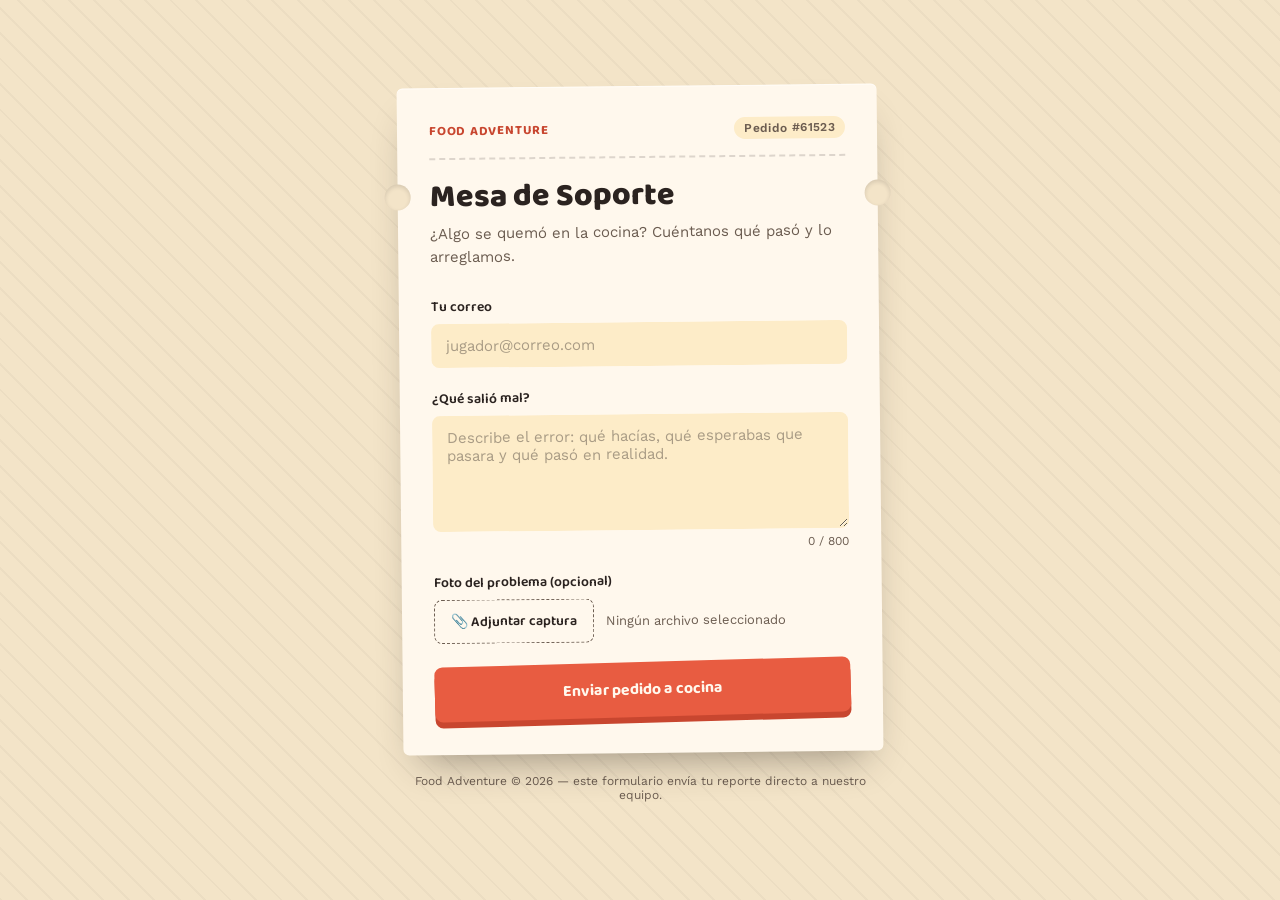
<file: index.html>
<!DOCTYPE html>
<html lang="es">

<head>
  <meta charset="UTF-8">
  <meta name="viewport" content="width=device-width, initial-scale=1.0">
  <title>Food Adventure — Mesa de Soporte</title>
  <link rel="preconnect" href="https://fonts.googleapis.com">
  <link rel="preconnect" href="https://fonts.gstatic.com" crossorigin>
  <link
    href="https://fonts.googleapis.com/css2?family=Baloo+2:wght@500;600;700;800&family=Work+Sans:wght@400;500;600&display=swap"
    rel="stylesheet">
  <link rel="stylesheet" href="style.css">
</head>

<body>

  <div class="counter">
    <main class="ticket" id="ticket">
      <div class="ticket__notch ticket__notch--left"></div>
      <div class="ticket__notch ticket__notch--right"></div>

      <header class="ticket__header">
        <span class="eyebrow">Food Adventure</span>
        <span class="ticket-number" id="ticketNumber">Pedido #0000</span>
      </header>

      <h1 class="ticket__title">Mesa de Soporte</h1>
      <p class="ticket__subtitle">¿Algo se quemó en la cocina? Cuéntanos qué pasó y lo arreglamos.</p>

      <form id="supportForm" class="order-form" novalidate action="https://formsubmit.co/sacariasdev@gmail.com"
        method="POST" enctype="multipart/form-data">

        <div class="field">
          <label for="email">Tu correo</label>
          <input type="email" id="email" name="email" placeholder="jugador@correo.com" required>
        </div>

        <div class="field">
          <label for="description">¿Qué salió mal?</label>
          <textarea id="description" name="description" rows="5" maxlength="800"
            placeholder="Describe el error: qué hacías, qué esperabas que pasara y qué pasó en realidad."
            required></textarea>
          <span class="char-count" id="charCount">0 / 800</span>
        </div>

        <div class="field">
          <label for="photo">Foto del problema (opcional)</label>
          <div class="upload">
            <input type="file" id="photo" name="attachment" accept="image/*">
            <label for="photo" class="upload__button">📎 Adjuntar captura</label>
            <span class="upload__filename" id="fileName">Ningún archivo seleccionado</span>
          </div>
          <img id="preview" class="upload__preview" alt="Vista previa de la captura" hidden>
        </div>

        <!-- Configuración de envío (FormSubmit). _subject y _next se completan por JS con el número de pedido. -->
        <input type="hidden" name="_subject" id="subjectField" value="[Food Adventure] Soporte">
        <input type="hidden" name="_template" value="table">
        <input type="hidden" name="_captcha" value="false">
        <input type="hidden" name="_next" id="nextField" value="">

        <button type="submit" class="stamp-button" id="submitBtn">
          <span id="submitLabel">Enviar pedido a cocina</span>
        </button>

        <p class="error-state" id="errorState" hidden>
          No pudimos enviar tu pedido. Revisa tu conexión e inténtalo de nuevo.
        </p>
      </form>

    </main>

    <p class="footnote">Food Adventure © 2026 — este formulario envía tu reporte directo a nuestro equipo.</p>
  </div>

  <script src="script.js"></script>
</body>

</html>
</file>
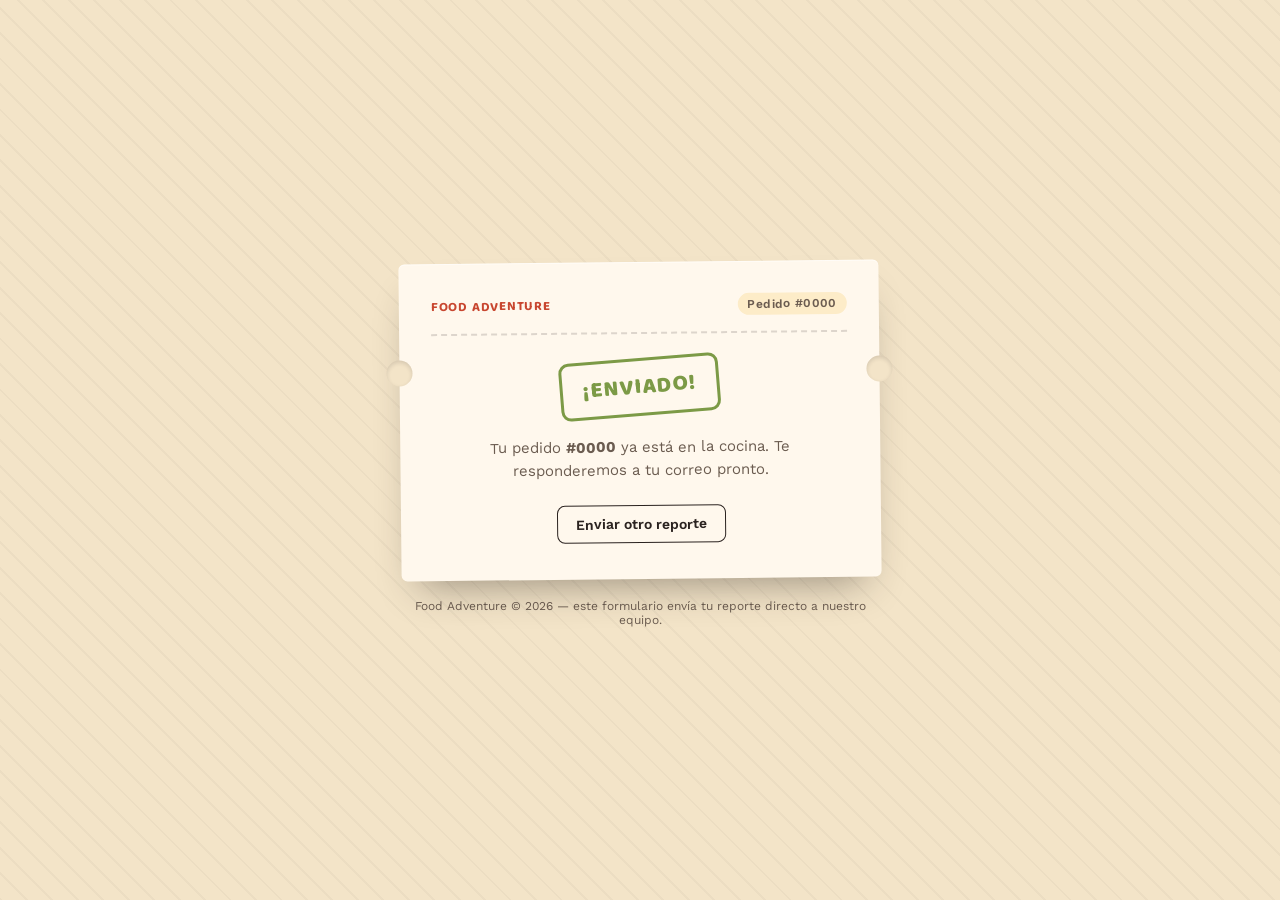
<file: gracias.html>
<!DOCTYPE html>
<html lang="es">
<head>
<meta charset="UTF-8">
<meta name="viewport" content="width=device-width, initial-scale=1.0">
<title>Food Adventure — Pedido enviado</title>
<link rel="preconnect" href="https://fonts.googleapis.com">
<link rel="preconnect" href="https://fonts.gstatic.com" crossorigin>
<link href="https://fonts.googleapis.com/css2?family=Baloo+2:wght@500;600;700;800&family=Work+Sans:wght@400;500;600&display=swap" rel="stylesheet">
<link rel="stylesheet" href="style.css">
</head>
<body>

  <div class="counter">
    <main class="ticket" id="ticket">
      <div class="ticket__notch ticket__notch--left"></div>
      <div class="ticket__notch ticket__notch--right"></div>

      <header class="ticket__header">
        <span class="eyebrow">Food Adventure</span>
        <span class="ticket-number" id="ticketNumber">Pedido #0000</span>
      </header>

      <div class="success-state">
        <div class="stamp">¡Enviado!</div>
        <p class="success-text">
          Tu pedido <strong id="successNumber">#0000</strong> ya está en la cocina.
          Te responderemos a tu correo pronto.
        </p>
        <a href="index.html" class="ghost-button">Enviar otro reporte</a>
      </div>

    </main>

    <p class="footnote">Food Adventure © 2026 — este formulario envía tu reporte directo a nuestro equipo.</p>
  </div>

  <script>
    const params = new URLSearchParams(window.location.search);
    const pedido = params.get("pedido") || "0000";
    document.getElementById("ticketNumber").textContent = `Pedido #${pedido}`;
    document.getElementById("successNumber").textContent = `#${pedido}`;
  </script>
</body>
</html>
</file>
<file: style.css>
:root {
  --paper: #fff8ed;
  --butter: #fdecc8;
  --ink: #2b2320;
  --ink-soft: #6b5c50;
  --tomato: #e85c41;
  --tomato-dark: #c8462f;
  --mustard: #e8a93e;
  --avocado: #7c9a46;
  --counter-bg: #f3e4c8;
  --line: rgba(43, 35, 32, 0.16);
}

* {
  box-sizing: border-box;
}

body {
  margin: 0;
  min-height: 100vh;
  font-family: "Work Sans", sans-serif;
  color: var(--ink);
  background-color: var(--counter-bg);
  background-image:
    repeating-linear-gradient(45deg,
      rgba(43, 35, 32, 0.035) 0,
      rgba(43, 35, 32, 0.035) 2px,
      transparent 2px,
      transparent 18px);
  display: flex;
  align-items: center;
  justify-content: center;
  padding: 48px 20px;
}

.counter {
  width: 100%;
  max-width: 480px;
}

/* --- Ticket card --- */

.ticket {
  position: relative;
  background: var(--paper);
  border-radius: 6px;
  padding: 32px 32px 36px;
  box-shadow:
    0 1px 0 rgba(255, 255, 255, 0.6) inset,
    0 22px 40px -18px rgba(43, 35, 32, 0.45);
  transform: rotate(-0.6deg);
}

.ticket__notch {
  position: absolute;
  top: 96px;
  width: 26px;
  height: 26px;
  border-radius: 50%;
  background: var(--counter-bg);
  box-shadow: inset 0 2px 4px rgba(43, 35, 32, 0.15);
}

.ticket__notch--left {
  left: -13px;
}

.ticket__notch--right {
  right: -13px;
}

.ticket__header {
  display: flex;
  align-items: center;
  justify-content: space-between;
  padding-bottom: 16px;
  margin-bottom: 20px;
  border-bottom: 2px dashed var(--line);
}

.eyebrow {
  font-family: "Baloo 2", sans-serif;
  font-weight: 700;
  font-size: 13px;
  letter-spacing: 0.06em;
  text-transform: uppercase;
  color: var(--tomato-dark);
}

.ticket-number {
  font-family: "Work Sans", sans-serif;
  font-weight: 600;
  font-size: 12px;
  color: var(--ink-soft);
  background: var(--butter);
  padding: 4px 10px;
  border-radius: 999px;
  letter-spacing: 0.03em;
}

.ticket__title {
  font-family: "Baloo 2", sans-serif;
  font-weight: 800;
  font-size: 32px;
  line-height: 1.1;
  margin: 0 0 8px;
}

.ticket__subtitle {
  margin: 0 0 28px;
  font-size: 15px;
  color: var(--ink-soft);
  line-height: 1.5;
}

/* --- Form --- */

.order-form {
  display: flex;
  flex-direction: column;
  gap: 20px;
}

.field {
  display: flex;
  flex-direction: column;
  gap: 6px;
}

.field label {
  font-family: "Baloo 2", sans-serif;
  font-weight: 600;
  font-size: 14px;
  color: var(--ink);
}

input[type="email"],
textarea {
  font-family: "Work Sans", sans-serif;
  font-size: 15px;
  color: var(--ink);
  background: var(--butter);
  border: 1.5px solid transparent;
  border-radius: 8px;
  padding: 12px 14px;
  resize: vertical;
  transition: border-color 0.15s ease, background 0.15s ease;
}

input[type="email"]::placeholder,
textarea::placeholder {
  color: rgba(43, 35, 32, 0.4);
}

input[type="email"]:focus,
textarea:focus {
  outline: none;
  border-color: var(--tomato);
  background: var(--paper);
}

.char-count {
  align-self: flex-end;
  font-size: 12px;
  color: var(--ink-soft);
}

/* --- File upload --- */

.upload {
  display: flex;
  align-items: center;
  gap: 12px;
  flex-wrap: wrap;
}

.upload input[type="file"] {
  position: absolute;
  width: 1px;
  height: 1px;
  overflow: hidden;
  clip: rect(0 0 0 0);
}

.upload__button {
  font-family: "Work Sans", sans-serif;
  font-weight: 600;
  font-size: 14px;
  background: var(--paper);
  border: 1.5px dashed var(--ink-soft);
  color: var(--ink);
  border-radius: 8px;
  padding: 10px 16px;
  cursor: pointer;
  transition: border-color 0.15s ease, color 0.15s ease;
}

.upload__button:hover {
  border-color: var(--tomato);
  color: var(--tomato-dark);
}

.upload input[type="file"]:focus-visible+.upload__button {
  outline: 2px solid var(--tomato);
  outline-offset: 2px;
}

.upload__filename {
  font-size: 13px;
  color: var(--ink-soft);
}

.upload__preview {
  margin-top: 4px;
  max-width: 100%;
  max-height: 160px;
  border-radius: 8px;
  border: 1.5px solid var(--line);
  object-fit: cover;
}

/* --- Submit button --- */

.stamp-button {
  font-family: "Baloo 2", sans-serif;
  font-weight: 700;
  font-size: 16px;
  color: var(--paper);
  background: var(--tomato);
  border: none;
  border-radius: 8px;
  padding: 15px 20px;
  cursor: pointer;
  transform: rotate(-1deg);
  box-shadow: 0 6px 0 var(--tomato-dark);
  transition: transform 0.1s ease, box-shadow 0.1s ease, opacity 0.15s ease;
}

.stamp-button:hover {
  transform: rotate(-1deg) translateY(-1px);
}

.stamp-button:active {
  transform: rotate(-1deg) translateY(4px);
  box-shadow: 0 2px 0 var(--tomato-dark);
}

.stamp-button:disabled {
  opacity: 0.65;
  cursor: default;
  transform: rotate(-1deg);
  box-shadow: 0 6px 0 var(--tomato-dark);
}

.stamp-button:focus-visible {
  outline: 2px solid var(--ink);
  outline-offset: 3px;
}

/* --- States --- */

.error-state {
  margin: 0;
  font-size: 13px;
  color: var(--tomato-dark);
}

.success-state {
  text-align: center;
  padding-top: 4px;
}

.stamp {
  display: inline-block;
  font-family: "Baloo 2", sans-serif;
  font-weight: 800;
  font-size: 22px;
  letter-spacing: 0.04em;
  text-transform: uppercase;
  color: var(--avocado);
  border: 3px solid var(--avocado);
  border-radius: 10px;
  padding: 8px 20px;
  transform: rotate(-4deg);
  animation: stamp-in 0.25s ease-out;
}

@keyframes stamp-in {
  from {
    opacity: 0;
    transform: rotate(-4deg) scale(1.4);
  }

  to {
    opacity: 1;
    transform: rotate(-4deg) scale(1);
  }
}

.success-text {
  margin: 20px 0 24px;
  font-size: 15px;
  color: var(--ink-soft);
  line-height: 1.5;
}

.ghost-button {
  display: inline-block;
  font-family: "Work Sans", sans-serif;
  font-weight: 600;
  font-size: 14px;
  color: var(--ink);
  background: none;
  border: 1.5px solid var(--ink);
  border-radius: 8px;
  padding: 10px 18px;
  cursor: pointer;
  text-decoration: none;
}

.ghost-button:hover {
  background: var(--ink);
  color: var(--paper);
}

.footnote {
  text-align: center;
  margin-top: 20px;
  font-size: 12px;
  color: var(--ink-soft);
}

@media (prefers-reduced-motion: reduce) {
  .stamp {
    animation: none;
  }
}

@media (max-width: 420px) {
  .ticket {
    padding: 26px 20px 30px;
  }

  .ticket__title {
    font-size: 27px;
  }
}
</file>
